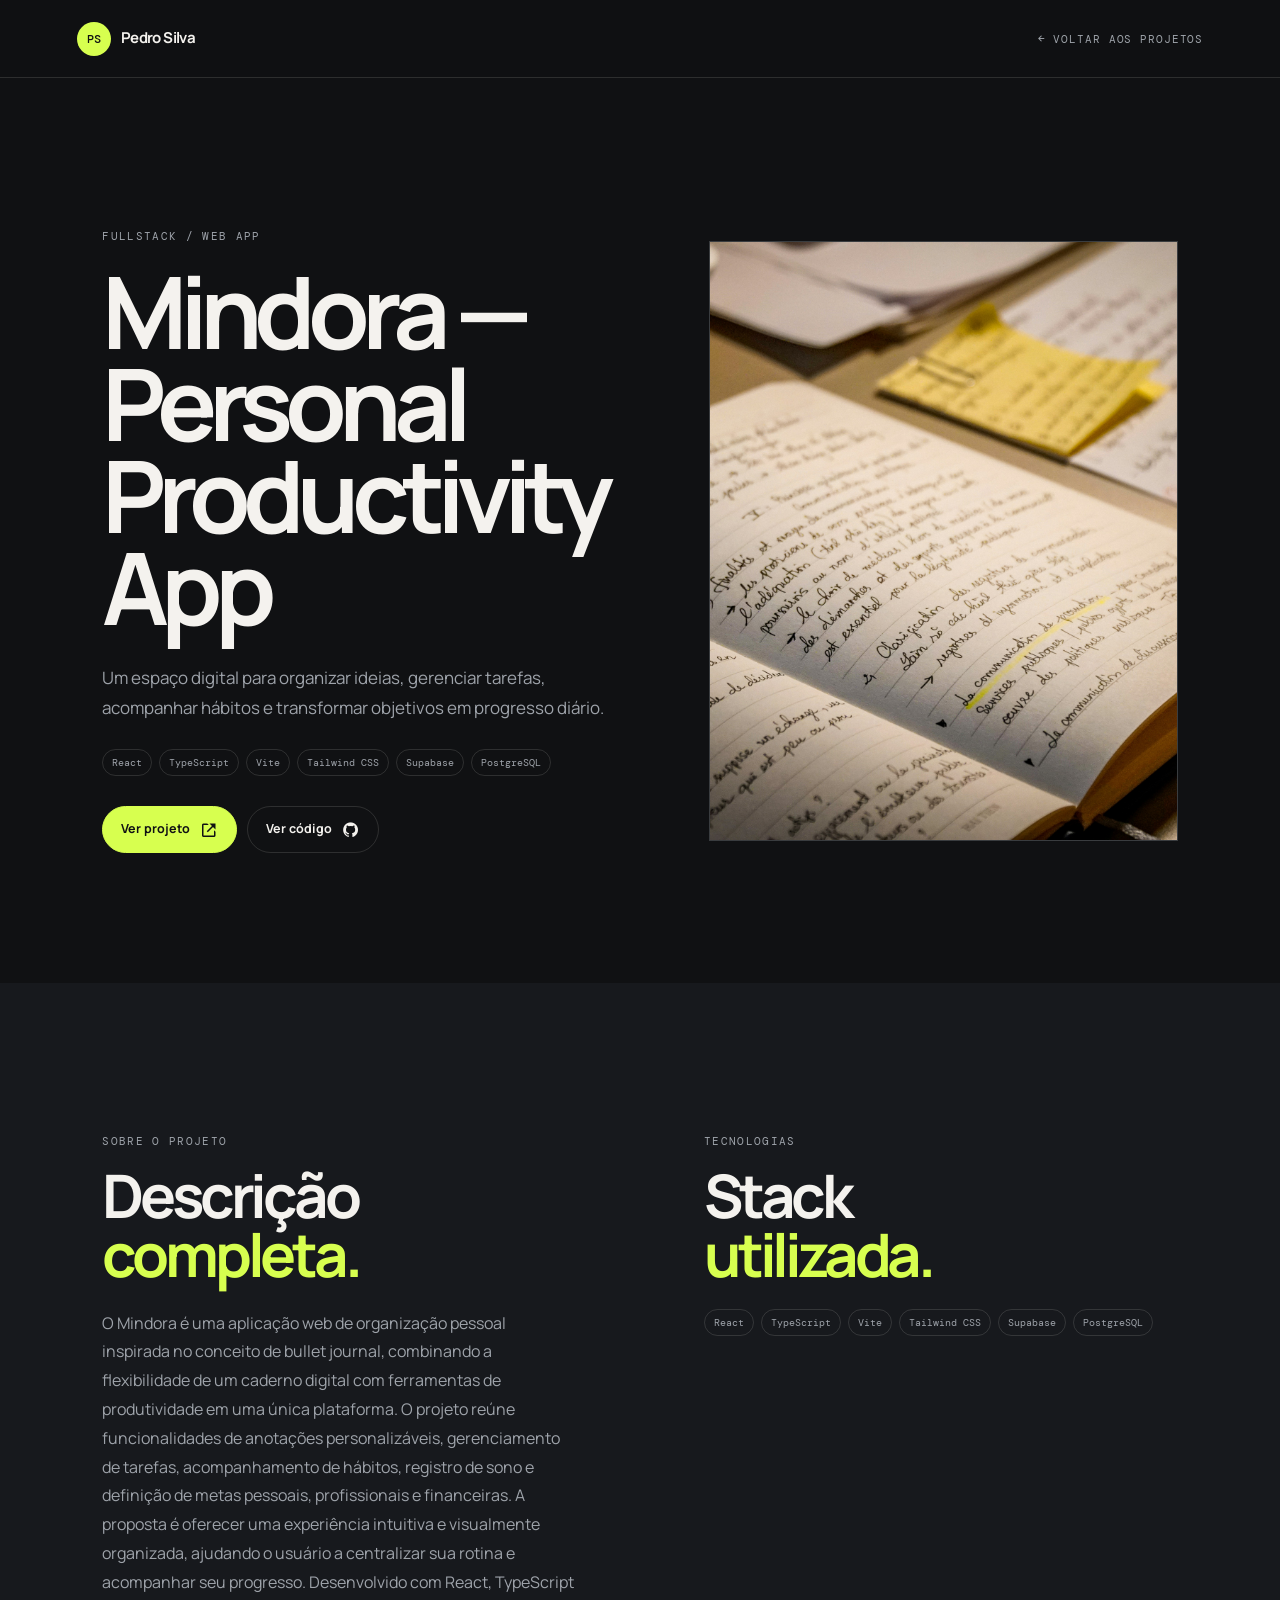
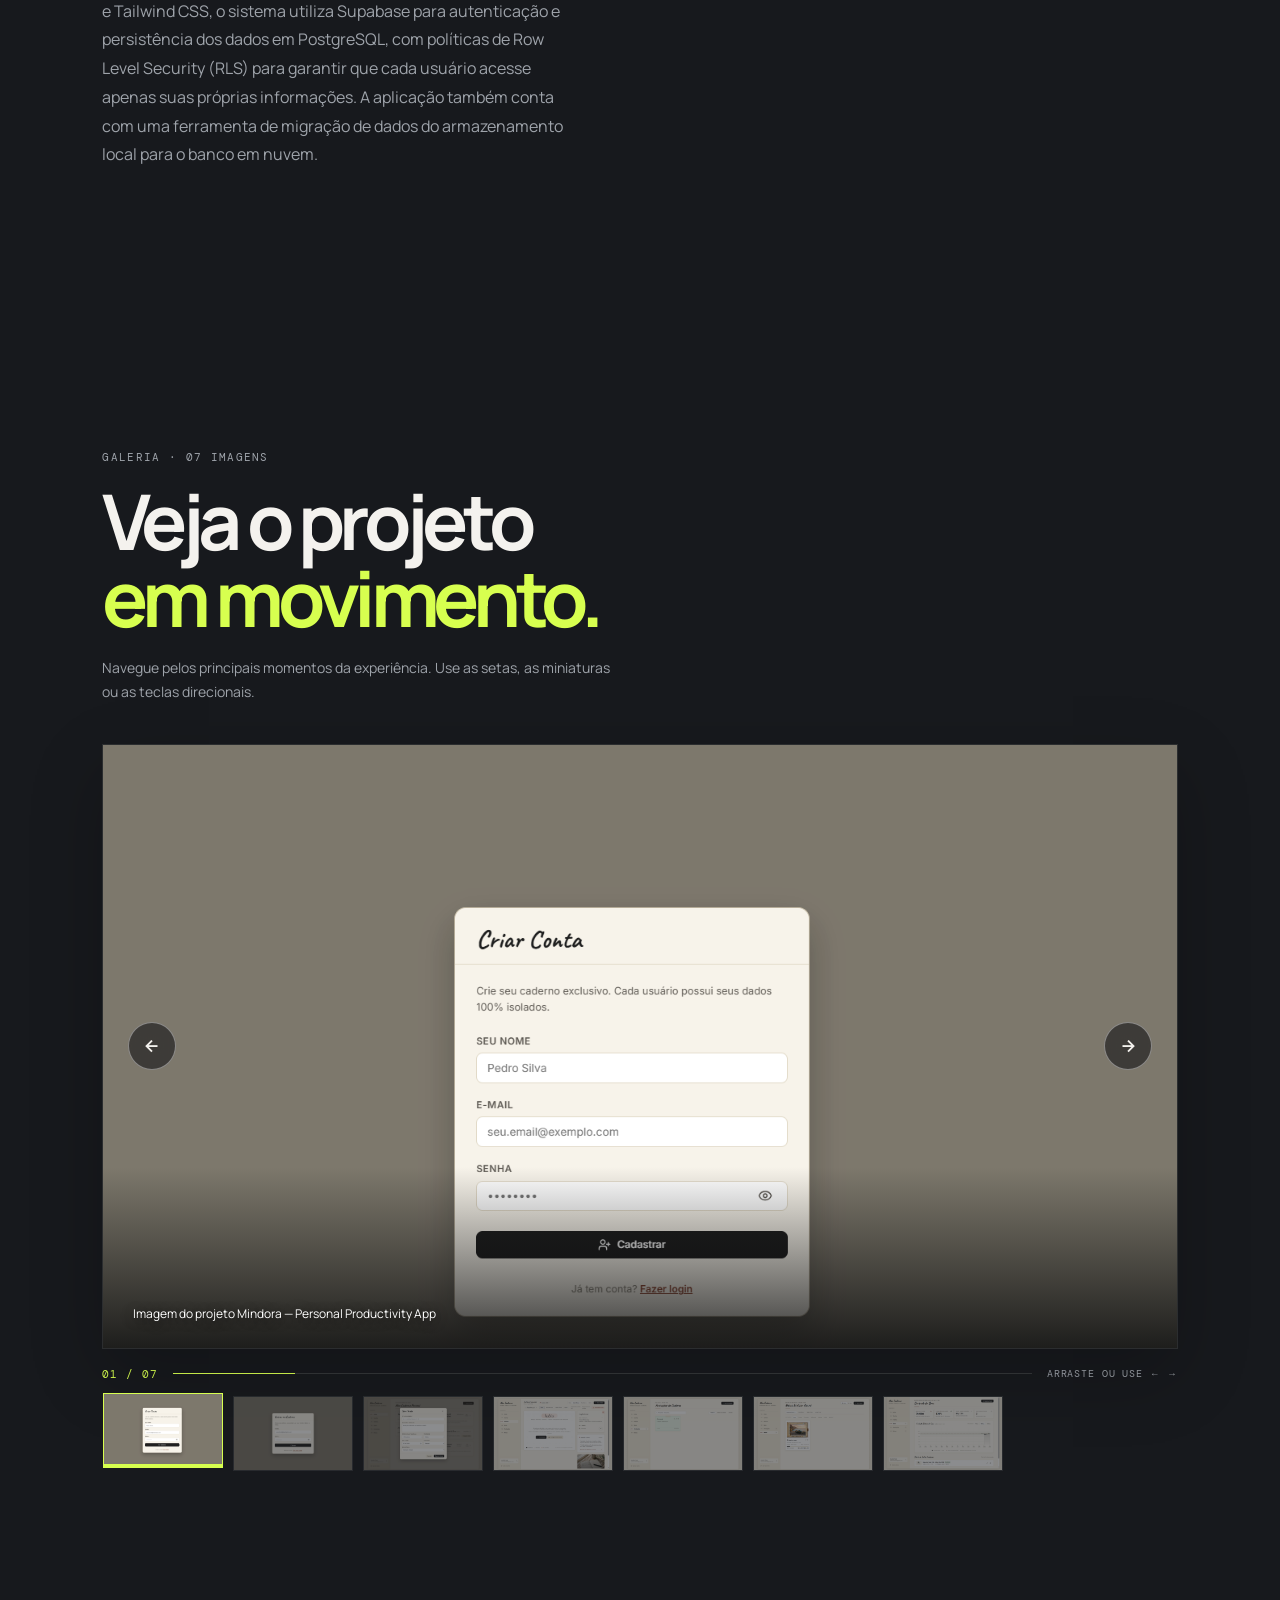
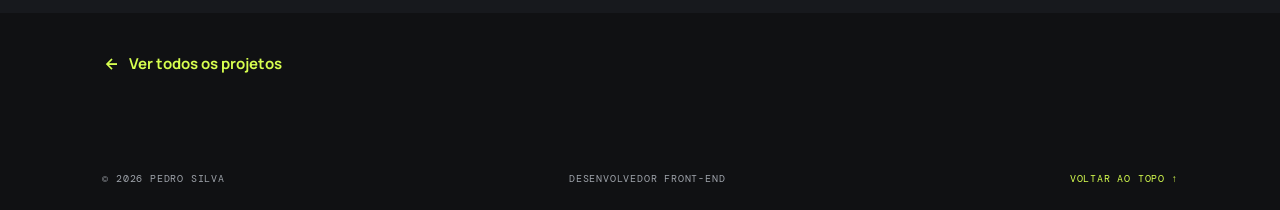
<file: projeto.html>
<!DOCTYPE html>
<html lang="pt-BR">
<head>
  <meta charset="UTF-8" />
  <meta name="viewport" content="width=device-width, initial-scale=1.0" />
  <meta name="description" content="Case de projeto do portfólio de Pedro Silva." />
  <title>Projeto — Pedro Silva</title>
  <link rel="preconnect" href="https://fonts.googleapis.com" />
  <link rel="preconnect" href="https://fonts.gstatic.com" crossorigin />
  <link href="https://fonts.googleapis.com/css2?family=DM+Mono:wght@400;500&family=Manrope:wght@400;500;600;700;800&display=swap" rel="stylesheet" />
  <link href="https://unpkg.com/boxicons@2.1.4/css/boxicons.min.css" rel="stylesheet" />
  <link rel="stylesheet" href="style.css" />
</head>
<body>
  <header class="header" id="topo"><a href="index.html#home" class="logo" aria-label="Voltar ao portfólio"><span>PS</span><b>Pedro Silva</b></a><a class="back-link" href="index.html#projects"><i class="bx bx-left-arrow-alt"></i> Voltar aos projetos</a></header>
  <main id="case-page" class="case-page"></main>
  <footer class="footer"><span>© 2026 Pedro Silva</span><span>Desenvolvedor Front-end</span><a href="#topo">Voltar ao topo ↑</a></footer>
  <script src="projects.js"></script>
  <script src="projeto.js"></script>
</body>
</html>
</file>
<file: style.css>
* {
  margin: 0;
  padding: 0;
  box-sizing: border-box
}

html {
  scroll-behavior: smooth;
  font-size: 62.5%;
  overflow-x: hidden
}

body {
  --bg: #101113;
  --soft: #17191d;
  --card: #1d2025;
  --text: #f4f2ee;
  --muted: #9ea3aa;
  --line: rgba(244, 242, 238, .13);
  --accent: #d7ff4f;
  --accent-2: #94aefc;
  --accent-text: var(--accent);
  --on-accent: #101113;
  background: var(--bg);
  color: var(--text);
  font-family: Manrope, Arial, sans-serif;
  line-height: 1.5;
  overflow-x: hidden
}

body.light-theme {
  --bg: #f4f3ef;
  --soft: #e8e7e2;
  --card: #fff;
  --text: #151619;
  --muted: #65686d;
  --line: rgba(21, 22, 25, .15);
  --accent: #5a7300;
  --accent-text: #5a7300;
  --on-accent: #fff
}

a {
  color: inherit;
  text-decoration: none
}

button {
  font: inherit;
  color: inherit;
  border: 0;
  cursor: pointer
}

.noise {
  position: fixed;
  inset: 0;
  pointer-events: none;
  opacity: .035;
  z-index: 50;
  background-image: url("data:image/svg+xml,%3Csvg viewBox='0 0 180 180' xmlns='http://www.w3.org/2000/svg'%3E%3Cfilter id='n'%3E%3CfeTurbulence type='fractalNoise' baseFrequency='.9' numOctaves='3' stitchTiles='stitch'/%3E%3C/filter%3E%3Crect width='100%25' height='100%25' filter='url(%23n)' opacity='.8'/%3E%3C/svg%3E")
}

.header {
  position: fixed;
  top: 0;
  left: 0;
  width: 100%;
  height: 78px;
  padding: 0 6vw;
  display: flex;
  align-items: center;
  justify-content: space-between;
  background: rgba(16, 17, 19, .72);
  border-bottom: 1px solid var(--line);
  backdrop-filter: blur(18px);
  z-index: 40
}

.light-theme .header {
  background: rgba(244, 243, 239, .78)
}

.logo {
  display: flex;
  align-items: center;
  gap: 1rem;
  font-size: 1.5rem;
  letter-spacing: -.04em
}

.logo span {
  display: grid;
  place-items: center;
  width: 34px;
  height: 34px;
  background: var(--accent);
  color: var(--on-accent);
  border-radius: 50%;
  font-family: 'DM Mono', monospace;
  font-size: 1.2rem;
  font-weight: 500
}

.logo b {
  font-weight: 700
}

.navbar {
  display: flex;
  gap: 3.4rem;
  font-size: 1.2rem;
  text-transform: uppercase;
  letter-spacing: .12em;
  color: var(--muted)
}

.navbar a {
  transition: color .25s
}

.navbar a:hover {
  color: var(--accent-text)
}

.theme-toggle,
.menu-toggle {
  background: transparent;
  color: var(--text);
  font-size: 2rem
}

.menu-toggle {
  display: none
}

.section {
  position: relative;
  padding: 15rem 8vw 13rem
}

.hero {
  min-height: 100vh;
  display: grid;
  grid-template-columns: 1.08fr .92fr;
  gap: 7vw;
  align-items: center;
  padding-top: 17rem
}

.hero-copy {
  position: relative;
  z-index: 2
}

.eyebrow,
.hero-kicker,
.project-type {
  font-family: 'DM Mono', monospace;
  text-transform: uppercase;
  letter-spacing: .12em;
  font-size: 1.1rem;
  color: var(--muted)
}

.eyebrow {
  display: flex;
  align-items: center;
  gap: .8rem
}

.status-dot {
  width: 7px;
  height: 7px;
  background: var(--accent);
  border-radius: 50%;
  box-shadow: 0 0 0 5px rgba(215, 255, 79, .1);
  animation: pulse 2s infinite
}

.hero-kicker {
  margin: 3.5rem 0 1.5rem;
  color: var(--accent-text)
}

h1,
h2,
h3,
p {
  margin: 0
}

h1 {
  font-size: clamp(5rem, 8.2vw, 11.8rem);
  line-height: .96;
  letter-spacing: -.085em;
  font-weight: 700
}

h1 em,
h2 em {
  font-style: normal;
  color: var(--accent-text)
}

.hero-description {
  max-width: 53rem;
  margin: 3.5rem 0;
  font-size: 1.7rem;
  line-height: 1.8;
  color: var(--muted)
}

.hero-description strong {
  color: var(--text)
}

.hero-actions {
  display: flex;
  flex-wrap: wrap;
  gap: 1.2rem
}

.button {
  display: inline-flex;
  align-items: center;
  gap: 1rem;
  padding: 1.35rem 1.8rem;
  border: 1px solid var(--line);
  border-radius: 100px;
  font-size: 1.25rem;
  font-weight: 700;
  transition: transform .3s, background .3s, border-color .3s
}

.button i {
  font-size: 1.8rem
}

.button:hover {
  transform: translateY(-4px)
}

.button-primary {
  background: var(--accent);
  color: var(--on-accent);
  border-color: var(--accent)
}

.button-primary:hover {
  box-shadow: 0 12px 35px rgba(215, 255, 79, .2)
}

.button-ghost:hover {
  border-color: var(--accent);
  color: var(--accent-text)
}

.hero-socials {
  display: flex;
  gap: 1.5rem;
  margin-top: 4rem
}

.hero-socials a {
  font-size: 2rem;
  color: var(--muted);
  transition: color .3s, transform .3s
}

.hero-socials a:hover {
  color: var(--accent-text);
  transform: translateY(-4px)
}

.hero-visual {
  position: relative;
  max-width: 50rem;
  margin: auto;
  isolation: isolate;
  transform-style: preserve-3d;
  transition: transform .2s ease
}

.hero-backdrop-word {
  position: absolute;
  z-index: 0;
  top: 50%;
  left: 50%;
  color: var(--accent-text);
  font-size: clamp(5rem, 9vw, 12rem);
  font-weight: 800;
  letter-spacing: -.1em;
  line-height: .8;
  white-space: nowrap;
  opacity: .16;
  transform: translate(-50%, -50%) translateX(-8%);
  pointer-events: none
}

.visual-frame {
  position: relative;
  z-index: 1;
  aspect-ratio: 4/5;
  overflow: hidden;
  border-radius: 50% 50% 10px 10px;
  background: var(--soft);
  border: 1px solid var(--line)
}

.visual-frame:after {
  content: '';
  position: absolute;
  inset: 0;
  background: linear-gradient(180deg, transparent 45%, rgba(16, 17, 19, .5));
  pointer-events: none
}

.visual-frame img {
  width: 100%;
  height: 100%;
  object-fit: cover;
  filter: saturate(.8);
  transition: transform .8s
}

.hero-visual:hover .visual-frame img {
  transform: scale(1.04)
}

.floating-note {
  position: absolute;
  display: flex;
  align-items: center;
  gap: 1rem;
  padding: 1.2rem 1.5rem;
  background: rgba(29, 32, 37, .88);
  border: 1px solid var(--line);
  backdrop-filter: blur(16px);
  box-shadow: 0 20px 60px rgba(0, 0, 0, .25);
  font-size: 1.1rem
}

.light-theme .floating-note {
  background: rgba(255, 255, 255, .88)
}

.note-top {
  top: 13%;
  left: -12%;
  border-radius: 4px 18px 4px 18px
}

.note-top span {
  font-family: 'DM Mono';
  color: var(--accent-text)
}

.note-bottom {
  right: -10%;
  bottom: 14%;
  border-radius: 18px 4px 18px 4px;
  color: var(--muted)
}

.note-bottom i {
  color: var(--accent-text);
  font-size: 2rem
}

.scroll-cue {
  position: absolute;
  bottom: 4rem;
  left: 8vw;
  display: flex;
  align-items: center;
  gap: 1rem;
  color: var(--muted);
  font: 1rem 'DM Mono';
  text-transform: uppercase;
  letter-spacing: .1em
}

.scroll-cue i {
  color: var(--accent-text);
  font-size: 2rem;
  animation: bounce 1.5s infinite
}

.hero-orbit {
  position: absolute;
  border: 1px solid var(--line);
  border-radius: 50%;
  pointer-events: none
}

.orbit-one {
  width: 58vw;
  height: 58vw;
  right: -25vw;
  top: -17vw
}

.orbit-two {
  width: 29vw;
  height: 29vw;
  right: 10vw;
  bottom: -14vw;
  border-color: rgba(215, 255, 79, .2)
}

.section-soft {
  background: var(--soft)
}

.section-heading {
  max-width: 80rem;
  margin-bottom: 7rem
}

.section-heading h2 {
  margin-top: 1.7rem;
  font-size: clamp(4rem, 6vw, 8rem);
  line-height: 1;
  letter-spacing: -.07em
}

.about-grid {
  display: grid;
  grid-template-columns: 1fr .7fr;
  gap: 12vw;
  max-width: 112rem;
  margin: auto
}

.about-text {
  max-width: 70rem
}

.about-text p {
  font-size: 1.65rem;
  line-height: 1.9;
  color: var(--muted);
  margin-bottom: 2.3rem
}

.about-text strong {
  color: var(--text)
}

.text-link {
  display: inline-flex;
  align-items: center;
  gap: .7rem;
  margin-top: 1rem;
  color: var(--accent-text);
  font-size: 1.3rem;
  font-weight: 700
}

.text-link i {
  font-size: 2rem;
  transition: transform .3s
}

.text-link:hover i {
  transform: translateX(5px)
}

.about-facts {
  display: grid;
  grid-template-columns: 1fr 1fr;
  align-content: start;
  gap: 1px;
  background: var(--line);
  border: 1px solid var(--line)
}

.fact {
  min-height: 16rem;
  padding: 2.5rem;
  background: var(--soft)
}

.fact span {
  display: block;
  margin-bottom: 3rem;
  color: var(--muted);
  font: 1rem 'DM Mono';
  text-transform: uppercase
}

.fact strong {
  font-size: 2.1rem;
  line-height: 1.1;
  letter-spacing: -.05em
}

.projects {
  overflow: hidden
}

.projects-heading {
  display: flex;
  align-items: end;
  justify-content: space-between;
  gap: 5rem
}

.heading-aside {
  max-width: 30rem;
  margin-bottom: .8rem;
  color: var(--muted);
  font-size: 1.4rem;
  line-height: 1.7
}

.project-showcase {
  display: grid;
  grid-template-columns: 1.16fr .84fr;
  gap: 2.5rem;
  max-width: 125rem;
  margin: auto
}

.project-card {
  background: var(--card);
  border: 1px solid var(--line);
  overflow: hidden
}

.project-feature {
  display: flex;
  flex-direction: column;
  min-height: 68rem
}

.project-image {
  position: relative;
  height: 43rem;
  overflow: hidden;
  background: #24272e
}

.project-image:after,
.small-image:after {
  content: '';
  position: absolute;
  inset: 0;
  background: linear-gradient(180deg, transparent 50%, rgba(16, 17, 19, .55));
  pointer-events: none
}

.project-image img,
.small-image img {
  width: 100%;
  height: 100%;
  object-fit: cover;
  transition: transform .8s cubic-bezier(.2, .8, .2, 1), filter .8s
}

.project-card:hover img {
  transform: scale(1.06)
}

.project-index,
.small-image>span {
  position: absolute;
  top: 2rem;
  left: 2rem;
  z-index: 1;
  color: var(--accent-text);
  font: 1.1rem 'DM Mono'
}

.view-project {
  position: absolute;
  right: 2rem;
  bottom: 2rem;
  z-index: 2;
  display: flex;
  align-items: center;
  gap: .7rem;
  padding: 1rem 1.4rem;
  border: 1px solid rgba(255, 255, 255, .35);
  border-radius: 100px;
  background: rgba(16, 17, 19, .5);
  backdrop-filter: blur(10px);
  font-size: 1.1rem;
  transition: background .3s, color .3s
}

.view-project i {
  font-size: 1.8rem
}

.light-theme .view-project {
  border-color: rgba(21, 22, 25, .12);
  background: rgba(255, 255, 255, .85);
  color: var(--text)
}

.view-project:hover {
  background: var(--accent);
  color: var(--on-accent)
}

.project-info {
  display: flex;
  flex-direction: column;
  justify-content: space-between;
  padding: 3rem
}

.project-info h3 {
  margin: 1rem 0 2rem;
  font-size: clamp(3rem, 4vw, 5rem);
  line-height: .95;
  letter-spacing: -.07em
}

.project-summary {
  max-width: 42rem;
  color: var(--muted);
  font-size: 1.35rem;
  line-height: 1.7
}

.project-footer {
  display: flex;
  align-items: end;
  justify-content: space-between;
  margin-top: 4rem
}

.tech-list {
  display: flex;
  flex-wrap: wrap;
  gap: .7rem
}

.tech-list span {
  padding: .6rem .9rem;
  border: 1px solid var(--line);
  border-radius: 100px;
  color: var(--muted);
  font: 1rem 'DM Mono'
}

.icon-link {
  display: grid;
  place-items: center;
  width: 4rem;
  height: 4rem;
  border: 1px solid var(--line);
  border-radius: 50%;
  font-size: 2rem;
  transition: background .3s, color .3s
}

.icon-link:hover {
  background: var(--accent);
  color: var(--on-accent)
}

.project-stack {
  display: grid;
  gap: 2.5rem
}

.project-small {
  display: grid;
  grid-template-columns: 42% 58%;
  min-height: 21rem
}

.small-image {
  position: relative;
  overflow: hidden
}

.small-content {
  padding: 2.4rem;
  display: flex;
  flex-direction: column;
  justify-content: center
}

.small-content h3 {
  margin: .7rem 0 1rem;
  font-size: 2.6rem;
  letter-spacing: -.06em
}

.small-content h3 span {
  color: var(--accent-text);
  font-weight: 400
}

.small-content p:not(.project-type) {
  margin-bottom: 1.4rem;
  color: var(--muted);
  font-size: 1.2rem;
  line-height: 1.6
}

.small-content .tech-list span {
  font-size: .9rem
}

.skills {
  overflow: hidden
}

.skill-marquee {
  width: 110%;
  margin-left: -5%;
  overflow: hidden;
  border-top: 1px solid var(--line);
  border-bottom: 1px solid var(--line);
  padding: 2.5rem 0;
  transform: rotate(-2deg)
}

.marquee-track {
  display: flex;
  align-items: center;
  gap: 2.4rem;
  width: max-content;
  animation: marquee 28s linear infinite
}

.marquee-track span {
  font-size: 3rem;
  font-weight: 700;
  letter-spacing: -.06em
}

.marquee-track i {
  color: var(--accent-text);
  font-style: normal;
  font-size: 1.5rem
}

.contact {
  background: var(--accent);
  color: var(--on-accent)
}

.contact-wrap {
  display: flex;
  align-items: end;
  justify-content: space-between;
  gap: 5rem;
  max-width: 120rem;
  margin: auto
}

.contact .eyebrow {
  color: #5a691e
}

.contact h2 {
  margin: 2rem 0;
  font-size: clamp(4rem, 6vw, 8rem);
  line-height: .95;
  letter-spacing: -.07em
}

.contact h2 em {
  color: var(--on-accent)
}

.contact p:not(.eyebrow) {
  max-width: 42rem;
  font-size: 1.5rem
}

.contact-actions {
  display: flex;
  flex-wrap: wrap;
  gap: 1rem
}

.contact .button-primary {
  background: var(--on-accent);
  color: var(--accent);
  border-color: var(--on-accent)
}

.contact .button-ghost {
  border-color: rgba(16, 17, 19, .4)
}

.light-theme .contact .eyebrow {
  color: rgba(255, 255, 255, .75)
}

.light-theme .contact .button-ghost {
  border-color: rgba(255, 255, 255, .5)
}

.contact .button-ghost:hover {
  border-color: var(--on-accent);
  color: var(--on-accent)
}

.footer {
  display: flex;
  justify-content: space-between;
  padding: 2.5rem 8vw;
  color: var(--muted);
  font: 1rem 'DM Mono';
  text-transform: uppercase;
  letter-spacing: .08em
}

.footer a {
  color: var(--accent-text)
}

.modal-overlay {
  position: fixed;
  inset: 0;
  display: grid;
  place-items: center;
  padding: 2rem;
  background: rgba(5, 6, 7, .75);
  backdrop-filter: blur(14px);
  opacity: 0;
  visibility: hidden;
  transition: opacity .3s, visibility .3s;
  z-index: 60
}

.modal-overlay.active {
  opacity: 1;
  visibility: visible
}

.modal {
  position: relative;
  width: min(68rem, 100%);
  max-height: 90vh;
  overflow: auto;
  padding: 1rem;
  background: var(--card);
  border: 1px solid var(--line);
  transform: translateY(20px);
  transition: transform .4s
}

.modal-overlay.active .modal {
  transform: translateY(0)
}

.modal img {
  width: 100%;
  height: 25rem;
  object-fit: cover
}

.modal .project-type {
  margin: 2.5rem 2.5rem 1rem;
  color: var(--accent-text)
}

.modal h2,
.modal>p:not(.project-type),
.modal .tech-list,
.modal-actions {
  margin-left: 2.5rem;
  margin-right: 2.5rem
}

.modal h2 {
  font-size: 4rem;
  letter-spacing: -.07em;
  line-height: 1
}

.modal>p:not(.project-type) {
  margin-top: 1.5rem;
  margin-bottom: 2.5rem;
  color: var(--muted);
  font-size: 1.45rem;
  line-height: 1.7
}

.modal .tech-list {
  margin-bottom: 2.5rem
}

.modal-actions {
  display: flex;
  gap: 1rem;
  margin-bottom: 2.5rem
}

.modal-close {
  position: absolute;
  right: 2rem;
  top: 2rem;
  z-index: 2;
  width: 3.8rem;
  height: 3.8rem;
  border-radius: 50%;
  background: rgba(16, 17, 19, .7);
  font-size: 2.5rem;
  line-height: 1
}

.reveal {
  opacity: 0;
  transform: translateY(35px);
  transition: opacity .8s ease, transform .8s ease
}

.reveal.visible {
  opacity: 1;
  transform: translateY(0)
}

.reveal-delay {
  transition-delay: .12s
}

.reveal-delay-2 {
  transition-delay: .24s
}

.reveal-delay-3 {
  transition-delay: .36s
}

@keyframes pulse {
  50% {
    box-shadow: 0 0 0 9px rgba(215, 255, 79, 0)
  }
}

@keyframes bounce {
  50% {
    transform: translateY(5px)
  }
}

@keyframes marquee {
  to {
    transform: translateX(-50%)
  }
}

@media(max-width:900px) {
  .section {
    padding: 11rem 6vw 9rem
  }
  .header {
    padding: 0 6vw
  }
  .navbar {
    gap: 1.8rem
  }
  .hero {
    grid-template-columns: 1fr;
    padding-top: 13rem;
    min-height: auto
  }
  .hero-visual {
    width: min(80%, 42rem);
    margin-top: 3rem
  }
  .scroll-cue {
    position: relative;
    left: 0;
    bottom: auto;
    margin-top: 7rem
  }
  .about-grid,
  .project-showcase {
    grid-template-columns: 1fr
  }
  .project-stack {
    grid-template-columns: 1fr 1fr
  }
  .project-small {
    grid-template-columns: 1fr;
    min-height: 30rem
  }
  .small-image {
    height: 17rem
  }
  .contact-wrap {
    align-items: start;
    flex-direction: column
  }
  .contact-actions {
    margin-top: 1rem
  }
}

@media(max-width:620px) {
  html {
    font-size: 58%
  }
  .header {
    height: 66px
  }
  .navbar {
    position: absolute;
    display: none;
    top: 66px;
    left: 0;
    width: 100%;
    padding: 2rem 6vw;
    background: var(--card);
    border-bottom: 1px solid var(--line);
    flex-direction: column;
    gap: 2rem
  }
  .navbar.active {
    display: flex
  }
  .menu-toggle {
    display: block;
    order: 3
  }
  .theme-toggle {
    margin-left: auto;
    margin-right: 1.5rem
  }
  .hero {
    padding-top: 12rem
  }
  .hero h1 {
    font-size: clamp(4.8rem, 15vw, 7rem)
  }
  .hero-description {
    font-size: 1.5rem
  }
  .hero-visual {
    width: 88%
  }
  .note-top {
    left: -8%;
    top: 8%
  }
  .note-bottom {
    right: -7%;
    bottom: 8%
  }
  .projects-heading {
    display: block
  }
  .heading-aside {
    margin-top: 2.5rem
  }
  .project-stack {
    grid-template-columns: 1fr
  }
  .project-feature {
    min-height: 58rem
  }
  .project-image {
    height: 30rem
  }
  .project-info {
    padding: 2.2rem
  }
  .project-small {
    grid-template-columns: 44% 56%;
    min-height: 18rem
  }
  .small-image {
    height: auto
  }
  .small-content {
    padding: 1.5rem
  }
  .small-content h3 {
    font-size: 2rem
  }
  .small-content p:not(.project-type) {
    font-size: 1.1rem
  }
  .small-content .tech-list span {
    display: none
  }
  .small-content .tech-list span:first-child {
    display: block
  }
  .about-facts {
    margin-top: 1rem
  }
  .fact {
    min-height: 13rem;
    padding: 1.8rem
  }
  .fact strong {
    font-size: 1.7rem
  }
  .footer {
    flex-wrap: wrap;
    gap: 1.5rem;
    padding: 2rem 6vw
  }
  .footer span:nth-child(2) {
    display: none
  }
  .modal h2 {
    font-size: 3rem
  }
  .modal h2,
  .modal>p:not(.project-type),
  .modal .tech-list,
  .modal-actions {
    margin-left: 1.5rem;
    margin-right: 1.5rem
  }
  .modal-actions {
    flex-direction: column
  }
}

@media(prefers-reduced-motion:reduce) {
  *,
  *:before,
  *:after {
    animation-duration: .01ms !important;
    animation-iteration-count: 1 !important;
    scroll-behavior: auto !important;
    transition-duration: .01ms !important
  }
  .reveal {
    opacity: 1;
    transform: none
  }
}

/* Mantém a moldura como contexto isolado e deixa o brilho escapar para fora. */

.visual-frame {
  overflow: visible;
  isolation: isolate
}

.visual-frame img {
  border-radius: inherit;
  overflow: hidden
}

/* Evita que o grid estique o card além da altura dos itens de formação. */

.about-facts {
  align-self: start
}

/* Brilho pulsante atrás da imagem, usando os acentos já definidos pelo tema. */

.visual-frame::before {
  content: '';
  position: absolute;
  inset: -1rem;
  z-index: -1;
  border-radius: inherit;
  background: linear-gradient(135deg, var(--accent), var(--accent-2));
  filter: blur(2rem);
  opacity: .42;
  transform: scale(.96);
  animation: visual-glow-pulse 4s ease-in-out infinite;
  transition: opacity .3s ease, filter .3s ease, transform .3s ease;
  pointer-events: none
}

@keyframes visual-glow-pulse {
  0%,
  100% {
    opacity: .32;
    transform: scale(.96)
  }
  50% {
    opacity: .62;
    transform: scale(1.03)
  }
}

/* Intensifica o halo ao apontar para a imagem. */

.hero-visual:hover .visual-frame::before {
  animation: none;
  opacity: .85;
  filter: blur(2.3rem);
  transform: scale(1.05)
}

/* Desativa o pulso para quem prefere movimento reduzido. */

@media(prefers-reduced-motion:reduce) {
  .visual-frame::before {
    animation: none
  }
}

/* Catálogo de projetos e carrosséis */

.project-media {
  position: relative;
  overflow: hidden
}

.project-media .project-image {
  height: 43rem
}

.project-small .project-media .project-image {
  height: 100%;
  min-height: 21rem
}

.project-slide {
  position: absolute;
  inset: 0;
  opacity: 0;
  object-fit: cover !important;
  transition: opacity .55s ease, transform .8s cubic-bezier(.2, .8, .2, 1)
}

.project-slide.active {
  opacity: 1
}

.carousel-controls {
  position: absolute;
  left: 2rem;
  bottom: 2rem;
  z-index: 3;
  display: flex;
  align-items: center;
  gap: 1rem
}

.carousel-controls button {
  display: grid;
  place-items: center;
  width: 3.4rem;
  height: 3.4rem;
  border: 1px solid rgba(255, 255, 255, .35);
  border-radius: 50%;
  background: rgba(16, 17, 19, .5);
  backdrop-filter: blur(8px);
  font-size: 1.6rem
}

.carousel-controls button:hover,
.carousel-dot.active {
  background: var(--accent);
  color: var(--on-accent)
}

.carousel-dots {
  display: flex;
  gap: .5rem
}

.carousel-dots .carousel-dot {
  width: .8rem;
  height: .8rem;
  min-width: .8rem;
  border: 0;
  background: rgba(255, 255, 255, .45)
}

.project-image>.view-project {
  right: 2rem
}

.project-actions,
.small-footer {
  display: flex;
  align-items: center;
  gap: 1.2rem
}

.project-detail-link {
  display: inline-flex;
  align-items: center;
  gap: .5rem;
  color: var(--accent-text);
  font-size: 1.15rem;
  font-weight: 700;
  white-space: nowrap
}

.project-detail-link i {
  font-size: 1.8rem;
  transition: transform .3s
}

.project-detail-link:hover i {
  transform: translateX(4px)
}

.small-footer {
  justify-content: space-between;
  margin-top: auto
}

.small-footer .project-detail-link {
  width: 3.5rem;
  height: 3.5rem;
  justify-content: center;
  border: 1px solid var(--line);
  border-radius: 50%
}

.small-footer .project-detail-link i {
  font-size: 1.7rem
}

.formation-only {
  grid-template-columns: 1fr
}

.formation-only .fact {
  min-height: 12rem
}

.formation-only .fact strong {
  font-size: 2rem
}

.back-link {
  display: inline-flex;
  align-items: center;
  gap: .6rem;
  color: var(--muted);
  font: 1.1rem 'DM Mono';
  text-transform: uppercase;
  letter-spacing: .08em
}

.back-link:hover {
  color: var(--accent-text)
}

.case-page {
  padding-top: 7.8rem
}

.case-hero {
  display: grid;
  grid-template-columns: 1fr 1fr;
  gap: 8vw;
  align-items: center;
  min-height: 78vh
}

.case-heading h1 {
  max-width: 70rem;
  margin: 2rem 0 3rem;
  font-size: clamp(5rem, 8vw, 10rem);
  line-height: .92;
  letter-spacing: -.08em
}

.case-lead {
  max-width: 58rem;
  margin-bottom: 2.5rem;
  color: var(--muted);
  font-size: 1.7rem;
  line-height: 1.8
}

.case-actions {
  display: flex;
  flex-wrap: wrap;
  gap: 1rem;
  margin-top: 3rem
}

.case-cover {
  height: min(55vw, 60rem);
  overflow: hidden;
  border: 1px solid var(--line);
  background: var(--card)
}

.case-cover img {
  width: 100%;
  height: 100%;
  object-fit: cover
}

.case-section {
  display: grid;
  grid-template-columns: 1fr 1fr;
  gap: 10vw
}

.case-copy {
  max-width: 55rem
}

.case-copy h2 {
  margin: 1.6rem 0 2.5rem;
  font-size: clamp(3.8rem, 5vw, 6rem);
  line-height: .98;
  letter-spacing: -.07em
}

.case-copy>p:last-child {
  color: var(--muted);
  font-size: 1.6rem;
  line-height: 1.8
}

.process-list {
  display: grid;
  grid-template-columns: repeat(5, 1fr);
  gap: 1px;
  background: var(--line);
  border: 1px solid var(--line);
  list-style: none
}

.process-list li {
  min-height: 20rem;
  padding: 2rem;
  background: var(--card)
}

.process-list span {
  display: block;
  margin-bottom: 6rem;
  color: var(--accent-text);
  font: 1.1rem 'DM Mono'
}

.process-list strong {
  display: block;
  font-size: 1.5rem;
  line-height: 1.35
}

.gallery-grid {
  display: grid;
  grid-template-columns: repeat(2, 1fr);
  gap: 2rem
}

.gallery-grid figure {
  margin: 0;
  background: var(--card);
  border: 1px solid var(--line)
}

.gallery-grid img {
  display: block;
  width: 100%;
  aspect-ratio: 16/10;
  object-fit: cover
}

.gallery-grid figcaption {
  padding: 1.4rem;
  color: var(--muted);
  font-size: 1.2rem
}

.video-frame {
  aspect-ratio: 16/9;
  background: var(--card);
  border: 1px solid var(--line)
}

.video-frame iframe {
  width: 100%;
  height: 100%;
  border: 0
}

.case-next {
  padding-top: 3rem;
  padding-bottom: 7rem
}

.case-next .text-link {
  font-size: 1.5rem
}

.case-next .text-link i {
  font-size: 2rem
}

@media(max-width:900px) {
  .case-hero,
  .case-section {
    grid-template-columns: 1fr
  }
  .case-hero {
    padding-top: 8rem
  }
  .case-cover {
    height: 60vw
  }
  .process-list {
    grid-template-columns: repeat(2, 1fr)
  }
  .process-list li {
    min-height: 16rem
  }
  .process-list span {
    margin-bottom: 3rem
  }
}

@media(max-width:620px) {
  .back-link {
    font-size: 0
  }
  .back-link i {
    font-size: 2.3rem
  }
  .case-heading h1 {
    font-size: clamp(4.8rem, 14vw, 7rem)
  }
  .case-lead {
    font-size: 1.5rem
  }
  .case-cover {
    height: 70vw
  }
  .gallery-grid {
    grid-template-columns: 1fr
  }
  .process-list {
    grid-template-columns: 1fr
  }
  .process-list li {
    min-height: auto
  }
  .process-list span {
    margin-bottom: 2rem
  }
  .project-media .project-image {
    height: 30rem
  }
  .project-small .project-media .project-image {
    min-height: 17rem;
    height: 100%
  }
  .carousel-controls {
    left: 1.5rem;
    bottom: 1.5rem
  }
  .project-image>.view-project {
    right: 1.5rem;
    bottom: 1.5rem
  }
  .formation-only .fact strong {
    font-size: 1.7rem
  }
}

/* Galeria de case em carrossel */

.gallery-intro {
  max-width: 52rem;
  margin-top: 2rem;
  color: var(--muted);
  font-size: 1.4rem;
  line-height: 1.7
}

.case-carousel {
  max-width: 112rem;
  margin: 0 auto;
  outline: none
}

.case-carousel-stage {
  position: relative;
  aspect-ratio: 16/9;
  overflow: hidden;
  background: #0d0f12;
  border: 1px solid var(--line);
  box-shadow: 0 2.5rem 7rem rgba(0, 0, 0, .2)
}

.case-slide {
  position: absolute;
  inset: 0;
  display: grid;
  place-items: center;
  margin: 0;
  opacity: 0;
  transform: scale(1.025);
  pointer-events: none;
  transition: opacity .6s ease, transform .8s cubic-bezier(.2, .8, .2, 1)
}

.case-slide.active {
  opacity: 1;
  transform: scale(1);
  pointer-events: auto
}

.case-slide img {
  width: 100%;
  height: 100%;
  object-fit: contain;
  background: #15171b
}

.case-slide:after {
  content: '';
  position: absolute;
  inset: auto 0 0;
  height: 30%;
  background: linear-gradient(transparent, rgba(6, 7, 8, .8));
  pointer-events: none
}

.case-slide figcaption {
  position: absolute;
  left: 3rem;
  bottom: 2.5rem;
  z-index: 1;
  color: #fff;
  font-size: 1.2rem;
  text-shadow: 0 2px 12px rgba(0, 0, 0, .8)
}

.case-carousel-prev,
.case-carousel-next {
  position: absolute;
  top: 50%;
  z-index: 2;
  display: grid;
  place-items: center;
  width: 4.8rem;
  height: 4.8rem;
  border: 1px solid rgba(255, 255, 255, .4);
  border-radius: 50%;
  background: rgba(16, 17, 19, .58);
  backdrop-filter: blur(12px);
  font-size: 2.2rem;
  transform: translateY(-50%);
  transition: background .25s, color .25s, transform .25s
}

.case-carousel-prev {
  left: 2.5rem
}

.case-carousel-next {
  right: 2.5rem
}

.case-carousel-prev:hover,
.case-carousel-next:hover {
  background: var(--accent);
  color: var(--on-accent);
  transform: translateY(-50%) scale(1.06)
}

.case-carousel-toolbar {
  display: flex;
  align-items: center;
  gap: 1.5rem;
  padding: 1.8rem 0 1rem;
  color: var(--muted);
  font: 1.1rem 'DM Mono';
  text-transform: uppercase;
  letter-spacing: .08em
}

.case-carousel-count {
  color: var(--accent-text)
}

.case-carousel-progress {
  height: 1px;
  flex: 1;
  background: var(--line)
}

.case-carousel-progress span {
  display: block;
  width: 14%;
  height: 100%;
  background: var(--accent);
  transition: width .45s ease
}

.case-carousel-hint {
  font-size: .95rem
}

.case-carousel-thumbs {
  display: flex;
  gap: 1rem;
  overflow-x: auto;
  padding: .5rem .1rem 1.2rem;
  scrollbar-width: thin;
  scrollbar-color: var(--accent) transparent
}

.case-thumb {
  position: relative;
  flex: 0 0 12rem;
  height: 7.5rem;
  overflow: hidden;
  border: 1px solid var(--line);
  background: var(--card);
  opacity: .5;
  transition: opacity .25s, border-color .25s, transform .25s
}

.case-thumb:hover,
.case-thumb.active {
  border-color: var(--accent);
  opacity: 1;
  transform: translateY(-3px)
}

.case-thumb.active:after {
  content: '';
  position: absolute;
  inset: auto 0 0;
  height: 3px;
  background: var(--accent)
}

.case-thumb img {
  width: 100%;
  height: 100%;
  object-fit: cover
}

.case-gallery .section-heading {
  margin-bottom: 4rem
}

@media(max-width:620px) {
  .gallery-intro {
    font-size: 1.3rem
  }
  .case-carousel-stage {
    aspect-ratio: 4/3
  }
  .case-slide figcaption {
    left: 1.5rem;
    bottom: 1.5rem;
    font-size: 1rem;
    max-width: 70%
  }
  .case-carousel-prev,
  .case-carousel-next {
    width: 3.8rem;
    height: 3.8rem;
    font-size: 1.8rem
  }
  .case-carousel-prev {
    left: 1.2rem
  }
  .case-carousel-next {
    right: 1.2rem
  }
  .case-carousel-toolbar {
    gap: .8rem;
    font-size: .9rem
  }
  .case-carousel-hint {
    display: none
  }
  .case-thumb {
    flex-basis: 8.2rem;
    height: 5.5rem
  }
}

/* Carrossel de imagens no modal de projeto */

.modal-main-image {
  position: relative;
  background: #0d0f12
}

.modal-main-image #modal-image {
  display: block;
  aspect-ratio: 16/10;
  object-fit: contain;
  background: #15171b
}

.modal-carousel-prev,
.modal-carousel-next {
  position: absolute;
  top: 50%;
  z-index: 2;
  display: none;
  place-items: center;
  width: 4rem;
  height: 4rem;
  border: 1px solid rgba(255, 255, 255, .4);
  border-radius: 50%;
  background: rgba(16, 17, 19, .62);
  backdrop-filter: blur(10px);
  font-size: 1.9rem;
  transform: translateY(-50%);
  transition: background .25s, color .25s, transform .25s
}

.modal-carousel-prev {
  left: 1.5rem
}

.modal-carousel-next {
  right: 1.5rem
}

.modal-carousel-prev:hover,
.modal-carousel-next:hover {
  background: var(--accent);
  color: var(--on-accent);
  transform: translateY(-50%) scale(1.06)
}

.modal-gallery {
  display: none !important;
  margin: 0 !important;
  padding: 1.2rem 1rem 0 !important
}

.modal-gallery[style*="block"] {
  display: block !important
}

.modal-carousel-toolbar {
  display: flex;
  align-items: center;
  gap: 1rem;
  padding: .2rem 0 .9rem;
  color: var(--muted);
  font: 1rem 'DM Mono';
  text-transform: uppercase;
  letter-spacing: .08em
}

.modal-carousel-count {
  color: var(--accent-text)
}

.modal-carousel-progress {
  height: 1px;
  flex: 1;
  background: var(--line)
}

.modal-carousel-progress span {
  display: block;
  width: 14%;
  height: 100%;
  background: var(--accent);
  transition: width .4s ease
}

.modal-carousel-hint {
  font-size: .9rem
}

.modal-carousel-thumbs {
  display: flex;
  gap: .7rem;
  overflow-x: auto;
  padding: .2rem .1rem .6rem;
  scrollbar-width: thin;
  scrollbar-color: var(--accent) transparent
}

.modal-thumb {
  position: relative;
  flex: 0 0 7rem;
  height: 4.5rem;
  overflow: hidden;
  border: 1px solid var(--line);
  background: var(--card);
  opacity: .52;
  transition: opacity .25s, border-color .25s, transform .25s
}

.modal-thumb:hover,
.modal-thumb.active {
  border-color: var(--accent);
  opacity: 1;
  transform: translateY(-2px)
}

.modal-thumb.active:after {
  content: '';
  position: absolute;
  inset: auto 0 0;
  height: 2px;
  background: var(--accent)
}

.modal-thumb img {
  width: 100%;
  height: 100%;
  object-fit: cover
}

.modal-gallery+.project-type {
  margin-top: 2rem !important
}

@media(max-width:620px) {
  .modal-carousel-prev,
  .modal-carousel-next {
    width: 3.4rem;
    height: 3.4rem;
    font-size: 1.6rem
  }
  .modal-thumb {
    flex-basis: 5.6rem;
    height: 3.8rem
  }
  .modal-carousel-hint {
    display: none
  }
  .modal-main-image #modal-image {
    aspect-ratio: 4/3
  }
}

/* Links oficiais nos cards */

.project-links {
  display: flex;
  flex-wrap: wrap;
  align-items: center;
  gap: .6rem
}

.project-link {
  display: inline-flex;
  align-items: center;
  gap: .45rem;
  padding: .65rem .85rem;
  border: 1px solid var(--line);
  border-radius: 100px;
  color: var(--muted);
  font: 1rem 'DM Mono';
  transition: transform .25s, background .25s, color .25s, border-color .25s
}

.project-link i {
  font-size: 1.45rem
}

.project-link:hover {
  transform: translateY(-2px);
  border-color: var(--accent);
  color: var(--accent-text)
}

.project-link-live {
  background: var(--accent);
  border-color: var(--accent);
  color: var(--on-accent)
}

.project-link-live:hover {
  background: transparent;
  color: var(--accent-text)
}

.project-links-small {
  margin-top: 1.2rem
}

.project-links-small .project-link {
  font-size: .9rem;
  padding: .55rem .7rem
}

.project-actions {
  flex-wrap: wrap;
  justify-content: flex-end
}

.project-actions>.project-links {
  justify-content: flex-end
}

@media(max-width:620px) {
  .project-actions {
    align-items: flex-start;
    flex-direction: column;
    gap: .8rem
  }
  .project-actions>.project-links {
    justify-content: flex-start
  }
  .project-links-small .project-link {
    font-size: .82rem
  }
  .small-content {
    padding-bottom: 1.8rem
  }
}


/* Hero editorial: assinatura no topo, nome à esquerda, retrato central e provas à direita. */
.hero {
  display: block;
  min-height: 100vh;
  min-height: 100svh;
  overflow: hidden;
  padding: 12rem 5vw 8rem
}

.hero-topline {
  position: absolute;
  top: 10rem;
  left: 5vw;
  right: 5vw;
  z-index: 5;
  display: flex;
  align-items: flex-start;
  justify-content: space-between;
  gap: 2rem;
  font: 500 1.1rem/1.55 'DM Mono', monospace;
  letter-spacing: .1em;
  text-transform: uppercase
}

.hero-topline p {
  color: var(--text)
}

.hero-topline p span {
  color: var(--muted)
}

.hero-topline .hero-availability {
  display: flex;
  align-items: center;
  gap: 1rem;
  color: var(--muted);
  letter-spacing: 0
}

.hero-availability .status-dot {
  flex: 0 0 7px
}

.hero-backdrop-word {
  position: absolute;
  top: 37%;
  left: 50%;
  z-index: 1;
  color: var(--accent-text);
  font-size: clamp(14rem, 25vw, 38rem);
  font-weight: 800;
  letter-spacing: -.11em;
  line-height: .8;
  white-space: nowrap;
  opacity: .14;
  transform: translate(-50%, -50%);
  pointer-events: none
}

.hero-copy {
  position: absolute;
  left: 8vw;
  bottom: 13vh;
  z-index: 4;
  width: min(34vw, 48rem)
}

.hero-intro {
  margin-bottom: .6rem;
  color: var(--text);
  font-size: clamp(1.8rem, 2vw, 2.6rem);
  font-weight: 600;
  letter-spacing: -.05em
}

.hero-copy h1 {
  font-size: clamp(7rem, 10vw, 14rem);
  line-height: .83;
  letter-spacing: -.105em
}

.hero-copy h1 span {
  color: var(--accent-text)
}

.hero-role {
  margin-top: 1.8rem;
  color: var(--accent-text);
  font-size: clamp(1.5rem, 1.7vw, 2.1rem);
  font-weight: 800
}

.hero-description {
  max-width: 44rem;
  margin: 1.2rem 0 2.2rem;
  font-size: 1.45rem;
  line-height: 1.65
}

.hero-actions {
  gap: .9rem
}

.hero-copy .button {
  padding: 1.15rem 1.5rem;
  font-size: 1.15rem
}

.hero-socials {
  gap: 1.3rem;
  margin-top: 2.2rem
}

.hero-socials a {
  font-size: 1.8rem
}

.hero-visual {
  position: absolute;
  top: 19%;
  bottom: 0;
  left: calc(50% - min(18vw, 24.5rem));
  z-index: 3;
  width: min(36vw, 59rem);
  height: auto;
  max-width: none;
  margin: 0
}

.hero-visual .visual-frame {
  width: 100%;
  height: 100%;
  aspect-ratio: auto;
  overflow: visible;
  border: 0;
  border-radius: 0;
  background: transparent
}

.hero-visual[data-parallax] .visual-frame {
  transform: translate3d(0, var(--hero-parallax-y, 0px), 0);
  transition: transform .12s linear;
  will-change: transform
}

.hero-visual .visual-frame::before,
.hero-visual .visual-frame::after {
  display: none
}

.hero-visual .visual-frame img {
  object-fit: contain;
  object-position: center bottom;
  filter: none;
  mask-image: none
}

.hero-proof {
  position: absolute;
  right: 5vw;
  bottom: 14vh;
  z-index: 4;
  width: min(22vw, 32rem)
}

.hero-proof-lead {
  display: flex;
  align-items: center;
  gap: 1.4rem;
  padding-bottom: 2rem;
  border-bottom: 1px solid var(--line);
  font-size: 1.4rem;
  line-height: 1.25
}

.hero-proof-lead>span {
  display: grid;
  flex: 0 0 4.2rem;
  width: 4.2rem;
  height: 4.2rem;
  place-items: center;
  border: 1px solid var(--accent);
  border-radius: 50%;
  color: var(--accent-text);
  font-size: 2.5rem
}

.hero-proof-row {
  display: grid;
  grid-template-columns: 6.2rem 1fr;
  align-items: center;
  gap: 1.2rem;
  padding: 1.25rem 0;
  border-bottom: 1px solid var(--line)
}

.hero-proof-row>strong {
  color: var(--accent-text);
  font-size: 4rem;
  line-height: 1;
  letter-spacing: -.09em
}

.hero-proof-row p {
  display: grid;
  gap: .3rem;
  font-size: 1.15rem;
  line-height: 1.35
}

.hero-proof-row p span {
  color: var(--muted)
}

.hero .scroll-cue {
  display: none
}

@media(max-width:900px) {
  .hero {
    min-height: auto;
    padding: 11rem 6vw 8rem
  }
  .hero-topline {
    top: 8.5rem;
    left: 6vw;
    right: 6vw
  }
  .hero-backdrop-word {
    top: 50%;
    font-size: clamp(10rem, 21vw, 20rem)
  }
  .hero-copy {
    position: relative;
    left: auto;
    bottom: auto;
    width: min(58%, 48rem);
    margin-top: 12rem
  }
  .hero-copy h1 {
    font-size: clamp(7rem, 13vw, 11rem)
  }
  .hero-visual {
    top: 24%;
    bottom: auto;
    left: auto;
    right: 5vw;
    width: 42%;
    height: min(65vh, 52.5vw);
    max-height: 58rem
  }
  .hero-proof {
    position: relative;
    right: auto;
    bottom: auto;
    width: min(58%, 48rem);
    margin: 5rem 0 0 auto
  }
  .hero-proof-row {
    grid-template-columns: 6.2rem 1fr
  }
}

@media(max-width:620px) {
  .hero {
    padding: 10rem 6vw 6rem
  }
  .hero-topline {
    top: 7.8rem;
    font-size: .88rem
  }
  .hero-topline .hero-availability {
    gap: .7rem;
    font-size: .9rem
  }
  .hero-backdrop-word {
    top: 39%;
    font-size: 21vw;
    opacity: .12
  }
  .hero-copy {
    width: 100%;
    margin-top: 10rem
  }
  .hero-copy h1 {
    font-size: clamp(7rem, 20vw, 10rem)
  }
  .hero-role {
    margin-top: 1.2rem
  }
  .hero-description {
    max-width: 38rem
  }
  .hero-visual {
    position: relative;
    top: auto;
    right: auto;
    left: auto;
    bottom: auto;
    width: min(78%, 34rem);
    height: 105vw;
    max-height: 44rem;
    margin: 3rem auto 0
  }
  .hero-proof {
    width: 100%;
    margin: 3rem 0 0
  }
  .hero-proof-row>strong {
    font-size: 3.5rem
  }
}


.cursor-follower {
  position: fixed;
  top: 0;
  left: 0;
  z-index: 10000;
  width: 2rem;
  height: 2rem;
  border: 1px solid var(--accent);
  border-radius: 50%;
  background: color-mix(in srgb, var(--accent) 10%, transparent);
  box-shadow: 0 0 1.8rem color-mix(in srgb, var(--accent) 24%, transparent);
  opacity: 0;
  pointer-events: none;
  transform: translate3d(var(--cursor-x, -100px), var(--cursor-y, -100px), 0) translate(-50%, -50%);
  transition: transform .08s ease-out, width .18s ease, height .18s ease, opacity .18s ease, background-color .18s ease;
  will-change: transform
}

.cursor-follower::after {
  position: absolute;
  top: 50%;
  left: 50%;
  width: .4rem;
  height: .4rem;
  border-radius: 50%;
  background: var(--accent);
  content: '';
  transform: translate(-50%, -50%)
}

.cursor-follower.is-visible {
  opacity: .78
}

.cursor-follower.is-hovering {
  width: 3.8rem;
  height: 3.8rem;
  background: color-mix(in srgb, var(--accent) 7%, transparent)
}

.cursor-follower.is-pressed {
  width: 1.2rem;
  height: 1.2rem
}

@media(prefers-reduced-motion:reduce) {
  .cursor-follower {
    display: none
  }
}
</file>
